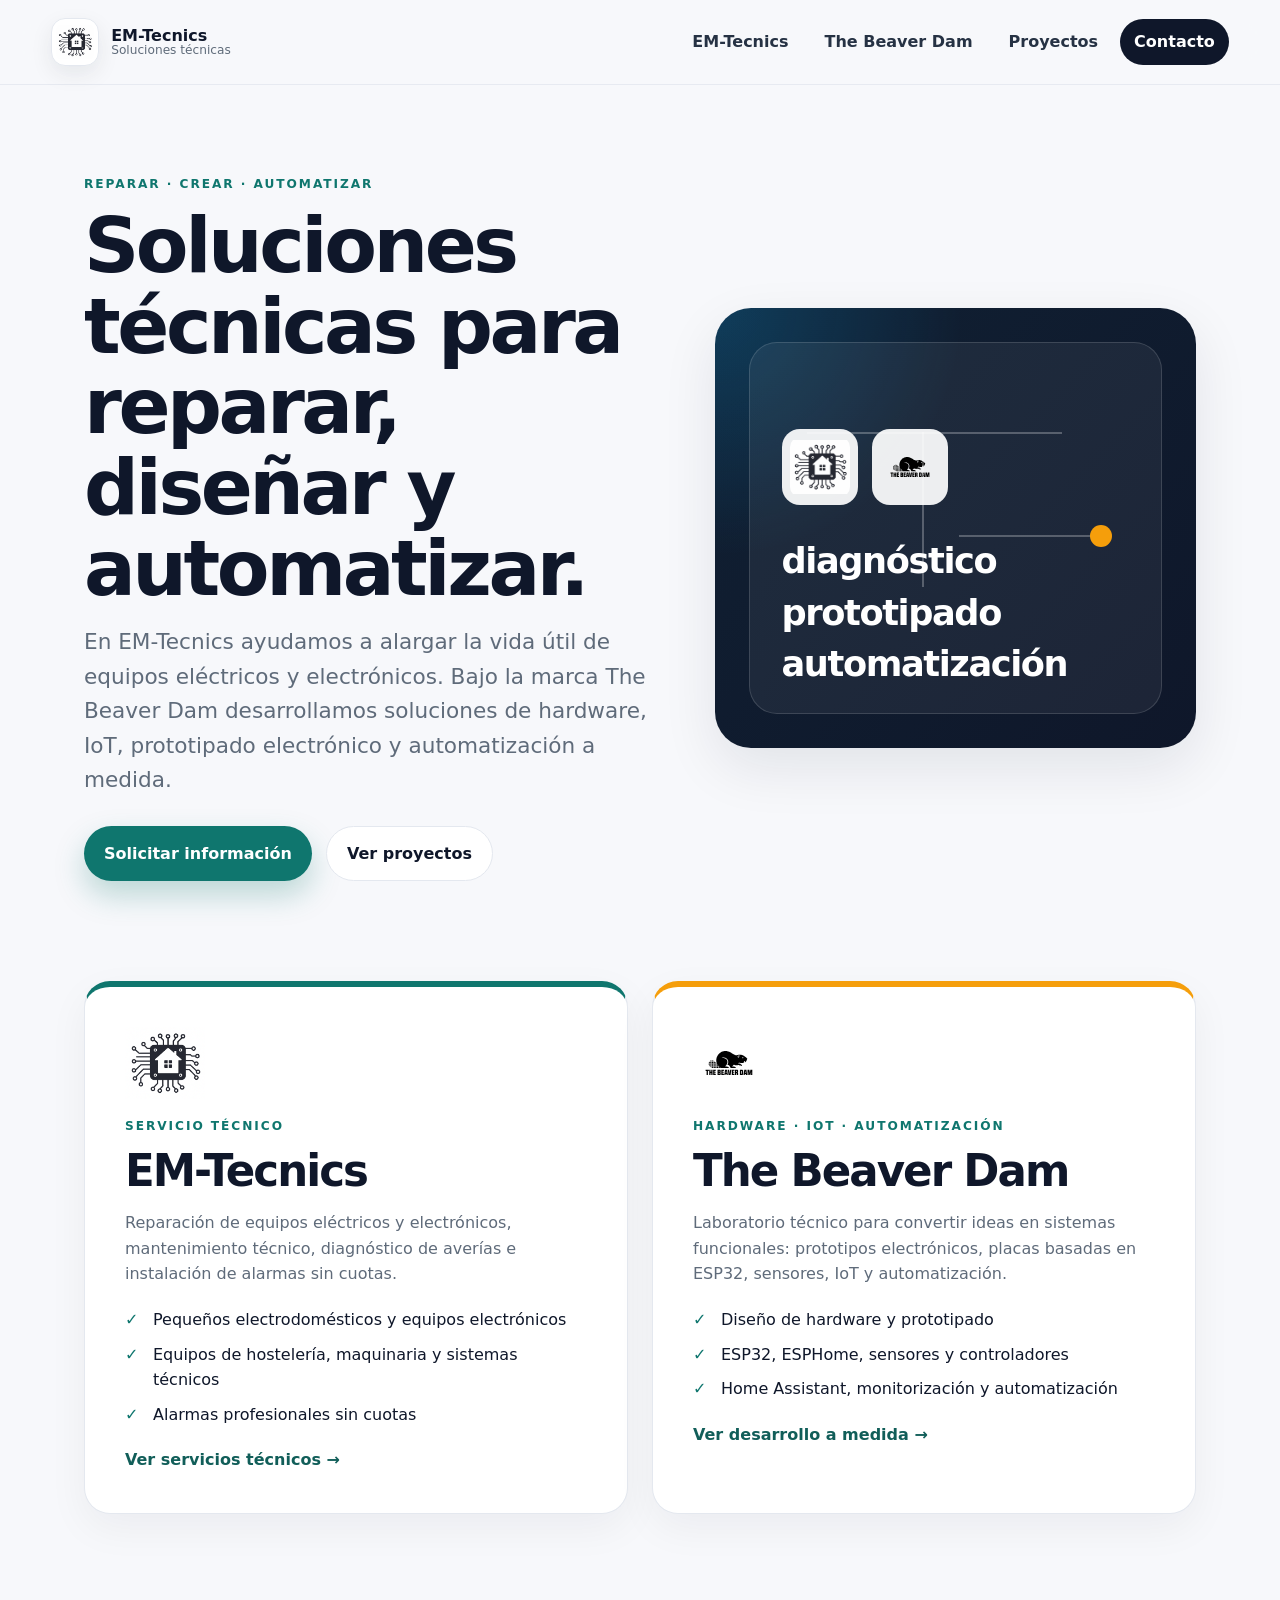
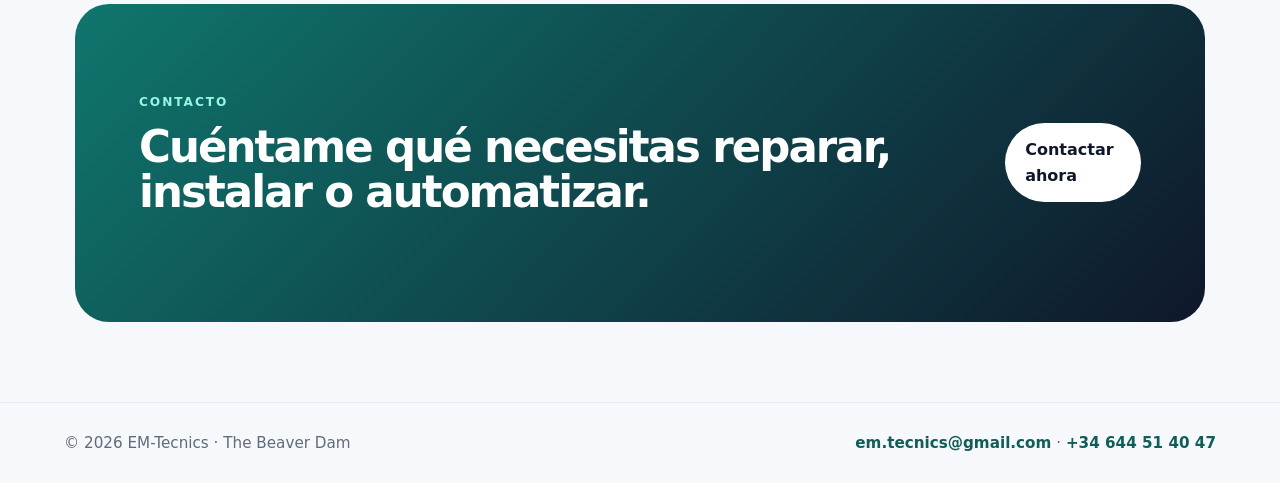
<file: index.html>
<!doctype html>
<html lang="es">
<head>
  <meta charset="utf-8" />
  <meta name="viewport" content="width=device-width, initial-scale=1" />
  <title>EM-Tecnics | Reparación, electrónica, IoT y automatización</title>
  <meta name="description" content="EM-Tecnics ofrece reparación de equipos eléctricos y electrónicos, instalación de alarmas sin cuotas y, bajo The Beaver Dam, diseño de hardware, IoT, prototipado y automatización." />
  <meta name="theme-color" content="#0f172a" />
  <meta property="og:title" content="EM-Tecnics | Soluciones técnicas" />
  <meta property="og:description" content="Reparación, mantenimiento, alarmas, hardware, IoT y automatización a medida." />
  <meta property="og:type" content="website" />
  <link rel="icon" href="assets/favicon.svg" type="image/svg+xml" />
  <link rel="stylesheet" href="assets/styles.css" />
</head>
<body>
  <header class="site-header">
    <a class="brand" href="index.html" aria-label="Inicio EM-Tecnics">
      <img class="brand-logo" src="assets/logo-emtecnics.png" alt="EM-Tecnics">
      <span class="brand-text"><strong>EM-Tecnics</strong><small>Soluciones técnicas</small></span>
    </a>
    <button class="nav-toggle" aria-label="Abrir menú" aria-expanded="false">☰</button>
    <nav class="site-nav" aria-label="Navegación principal">
      <a href="em-tecnics.html">EM-Tecnics</a>
      <a href="the-beaver-dam.html">The Beaver Dam</a>
      <a href="proyectos.html">Proyectos</a>
      <a href="contacto.html" class="nav-cta">Contacto</a>
    </nav>
  </header>

  <main>
    <section class="hero section">
      <div class="hero-content">
        <p class="eyebrow">Reparar · Crear · Automatizar</p>
        <h1>Soluciones técnicas para reparar, diseñar y automatizar.</h1>
        <p class="hero-lead">En EM-Tecnics ayudamos a alargar la vida útil de equipos eléctricos y electrónicos. Bajo la marca The Beaver Dam desarrollamos soluciones de hardware, IoT, prototipado electrónico y automatización a medida.</p>
        <div class="hero-actions">
          <a class="button primary" href="contacto.html">Solicitar información</a>
          <a class="button secondary" href="proyectos.html">Ver proyectos</a>
        </div>
      </div>
      <div class="hero-panel" aria-hidden="true">
        <div class="circuit-card">
          <span></span><span></span><span></span><span></span>
          <div class="hero-logos"><img src="assets/logo-emtecnics.png" alt="EM-Tecnics"><img src="assets/logo-the-beaver-dam.svg" alt="The Beaver Dam"></div>
          <strong>diagnóstico</strong>
          <strong>prototipado</strong>
          <strong>automatización</strong>
        </div>
      </div>
    </section>

    <section class="section split-intro">
      <article class="business-card em">
        <div class="card-logo-row"><img src="assets/logo-emtecnics.png" alt="EM-Tecnics"></div>
        <p class="eyebrow">Servicio técnico</p>
        <h2>EM-Tecnics</h2>
        <p>Reparación de equipos eléctricos y electrónicos, mantenimiento técnico, diagnóstico de averías e instalación de alarmas sin cuotas.</p>
        <ul class="check-list">
          <li>Pequeños electrodomésticos y equipos electrónicos</li>
          <li>Equipos de hostelería, maquinaria y sistemas técnicos</li>
          <li>Alarmas profesionales sin cuotas</li>
        </ul>
        <a class="text-link" href="em-tecnics.html">Ver servicios técnicos →</a>
      </article>

      <article class="business-card beaver">
        <div class="card-logo-row"><img src="assets/logo-the-beaver-dam.svg" alt="The Beaver Dam"></div>
        <p class="eyebrow">Hardware · IoT · Automatización</p>
        <h2>The Beaver Dam</h2>
        <p>Laboratorio técnico para convertir ideas en sistemas funcionales: prototipos electrónicos, placas basadas en ESP32, sensores, IoT y automatización.</p>
        <ul class="check-list">
          <li>Diseño de hardware y prototipado</li>
          <li>ESP32, ESPHome, sensores y controladores</li>
          <li>Home Assistant, monitorización y automatización</li>
        </ul>
        <a class="text-link" href="the-beaver-dam.html">Ver desarrollo a medida →</a>
      </article>
    </section>



    <section class="section cta-band">
      <div>
        <p class="eyebrow">Contacto</p>
        <h2>Cuéntame qué necesitas reparar, instalar o automatizar.</h2>
      </div>
      <a class="button primary light" href="contacto.html">Contactar ahora</a>
    </section>
  </main>

  <footer class="site-footer">
    <p>© <span id="year"></span> EM-Tecnics · The Beaver Dam</p>
    <p><a href="mailto:em.tecnics@gmail.com">em.tecnics@gmail.com</a> · <a href="tel:+34644514047">+34 644 51 40 47</a></p>
  </footer>
  <script src="assets/main.js"></script>
</body>
</html>
</file>
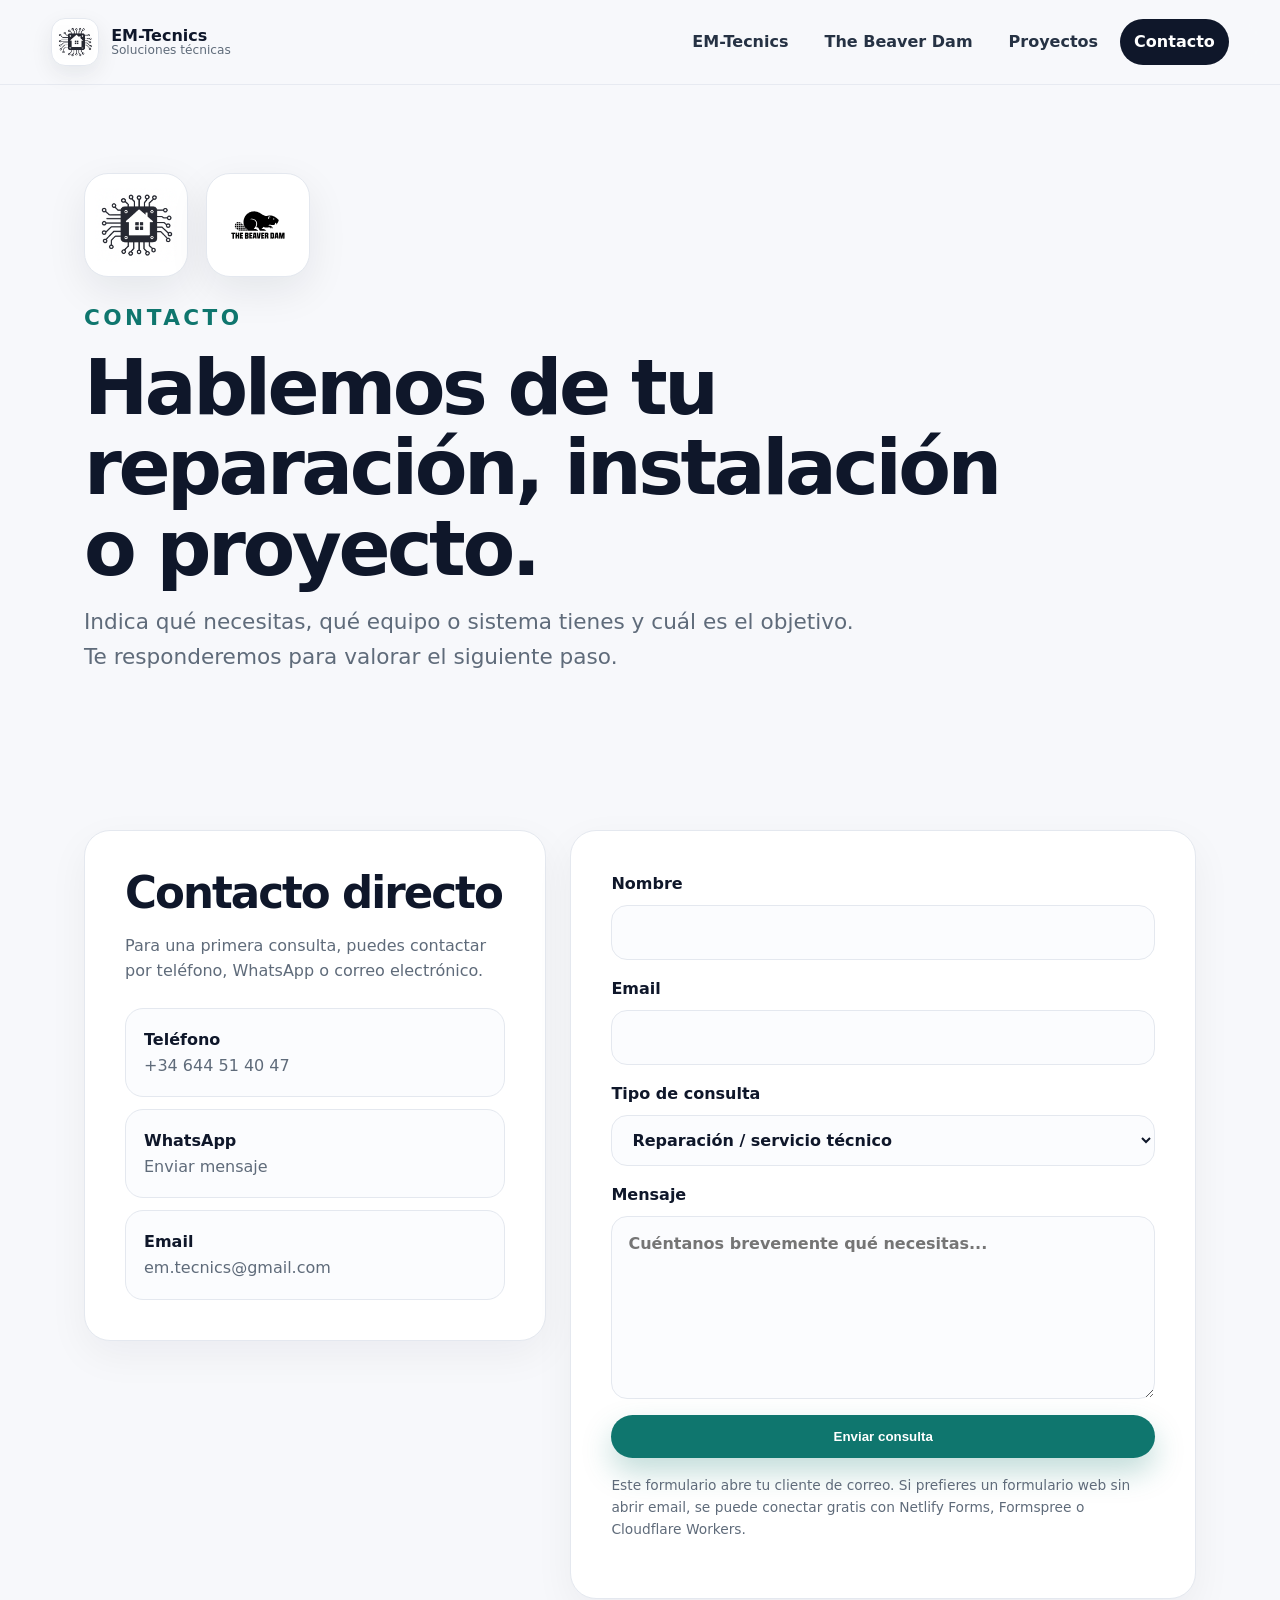
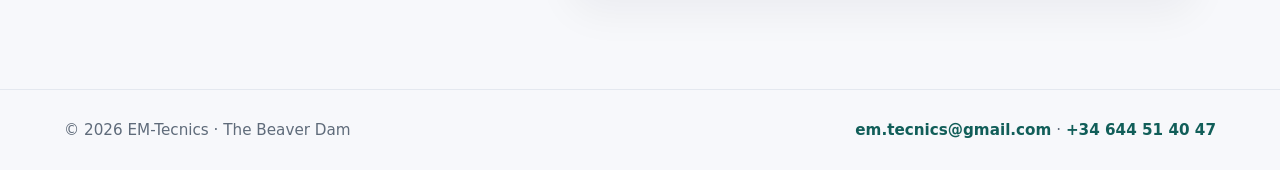
<file: contacto.html>
<!doctype html>
<html lang="es">
<head>
  <meta charset="utf-8" />
  <meta name="viewport" content="width=device-width, initial-scale=1" />
  <title>Contacto | EM-Tecnics</title>
  <meta name="description" content="Contacta con EM-Tecnics para reparación, alarmas, hardware, IoT, ESP32, ESPHome o automatización." />
  <link rel="icon" href="assets/favicon.svg" type="image/svg+xml" />
  <link rel="stylesheet" href="assets/styles.css" />
</head>
<body>
  <header class="site-header">
    <a class="brand" href="index.html"><img class="brand-logo" src="assets/logo-emtecnics.png" alt="EM-Tecnics"><span class="brand-text"><strong>EM-Tecnics</strong><small>Soluciones técnicas</small></span></a>
    <button class="nav-toggle" aria-label="Abrir menú" aria-expanded="false">☰</button>
    <nav class="site-nav"><a href="em-tecnics.html">EM-Tecnics</a><a href="the-beaver-dam.html">The Beaver Dam</a><a href="proyectos.html">Proyectos</a><a href="contacto.html" class="nav-cta">Contacto</a></nav>
  </header>
  <main>
    <section class="page-hero section compact">
      <div class="page-logo-pair"><img src="assets/logo-emtecnics.png" alt="EM-Tecnics"><img src="assets/logo-the-beaver-dam.svg" alt="The Beaver Dam"></div>
      <p class="eyebrow">Contacto</p>
      <h1>Hablemos de tu reparación, instalación o proyecto.</h1>
      <p>Indica qué necesitas, qué equipo o sistema tienes y cuál es el objetivo. Te responderemos para valorar el siguiente paso.</p>
    </section>

    <section class="section contact-layout">
      <div class="contact-card">
        <h2>Contacto directo</h2>
        <p>Para una primera consulta, puedes contactar por teléfono, WhatsApp o correo electrónico.</p>
        <div class="contact-methods">
          <a href="tel:+34644514047"><strong>Teléfono</strong><span>+34 644 51 40 47</span></a>
          <a href="https://wa.me/34644514047"><strong>WhatsApp</strong><span>Enviar mensaje</span></a>
          <a href="mailto:em.tecnics@gmail.com"><strong>Email</strong><span>em.tecnics@gmail.com</span></a>
        </div>
      </div>

      <form class="contact-form" action="mailto:em.tecnics@gmail.com" method="post" enctype="text/plain">
        <label>Nombre <input name="nombre" type="text" autocomplete="name" required /></label>
        <label>Email <input name="email" type="email" autocomplete="email" required /></label>
        <label>Tipo de consulta <select name="tipo"><option>Reparación / servicio técnico</option><option>Instalación de alarma</option><option>Hardware / prototipo</option><option>IoT / automatización</option><option>Otro</option></select></label>
        <label>Mensaje <textarea name="mensaje" rows="6" required placeholder="Cuéntanos brevemente qué necesitas..."></textarea></label>
        <button class="button primary" type="submit">Enviar consulta</button>
        <p class="form-note">Este formulario abre tu cliente de correo. Si prefieres un formulario web sin abrir email, se puede conectar gratis con Netlify Forms, Formspree o Cloudflare Workers.</p>
      </form>
    </section>
  </main>
  <footer class="site-footer"><p>© <span id="year"></span> EM-Tecnics · The Beaver Dam</p><p><a href="mailto:em.tecnics@gmail.com">em.tecnics@gmail.com</a> · <a href="tel:+34644514047">+34 644 51 40 47</a></p></footer>
  <script src="assets/main.js"></script>
</body>
</html>
</file>
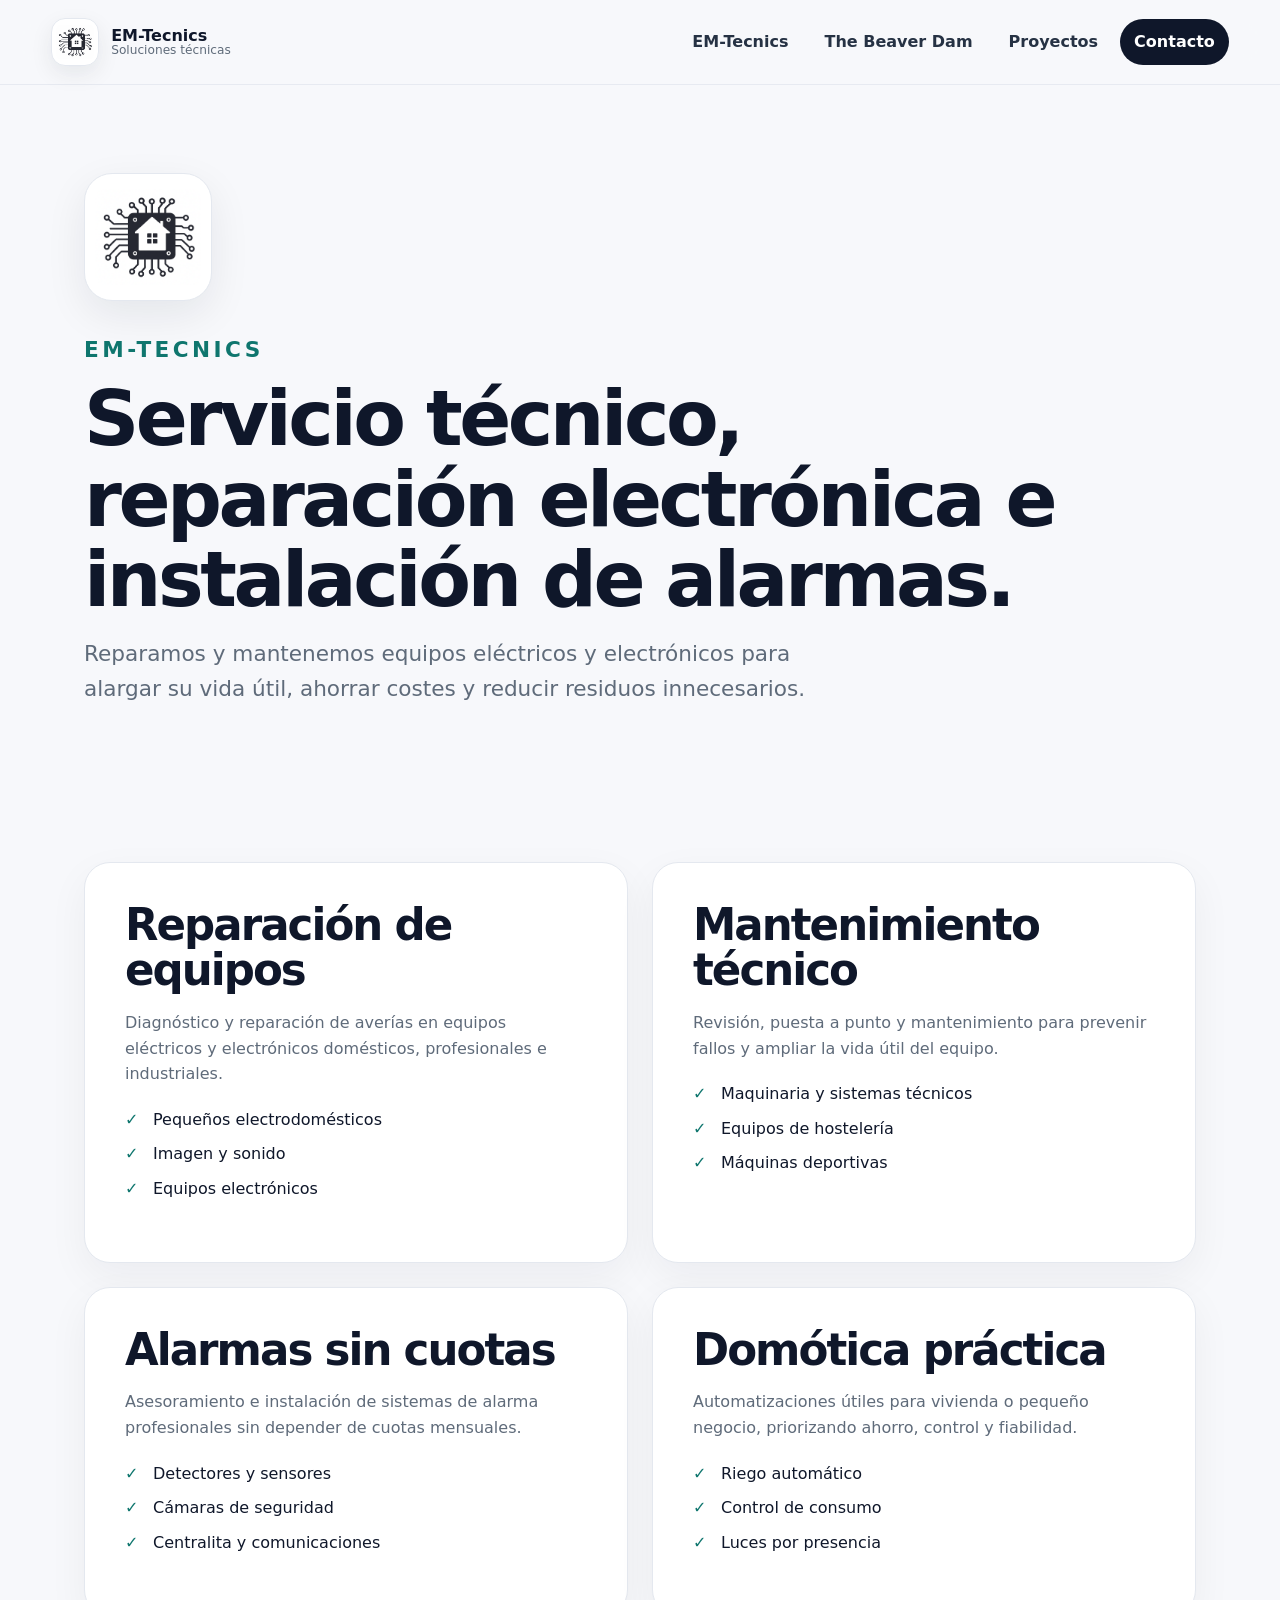
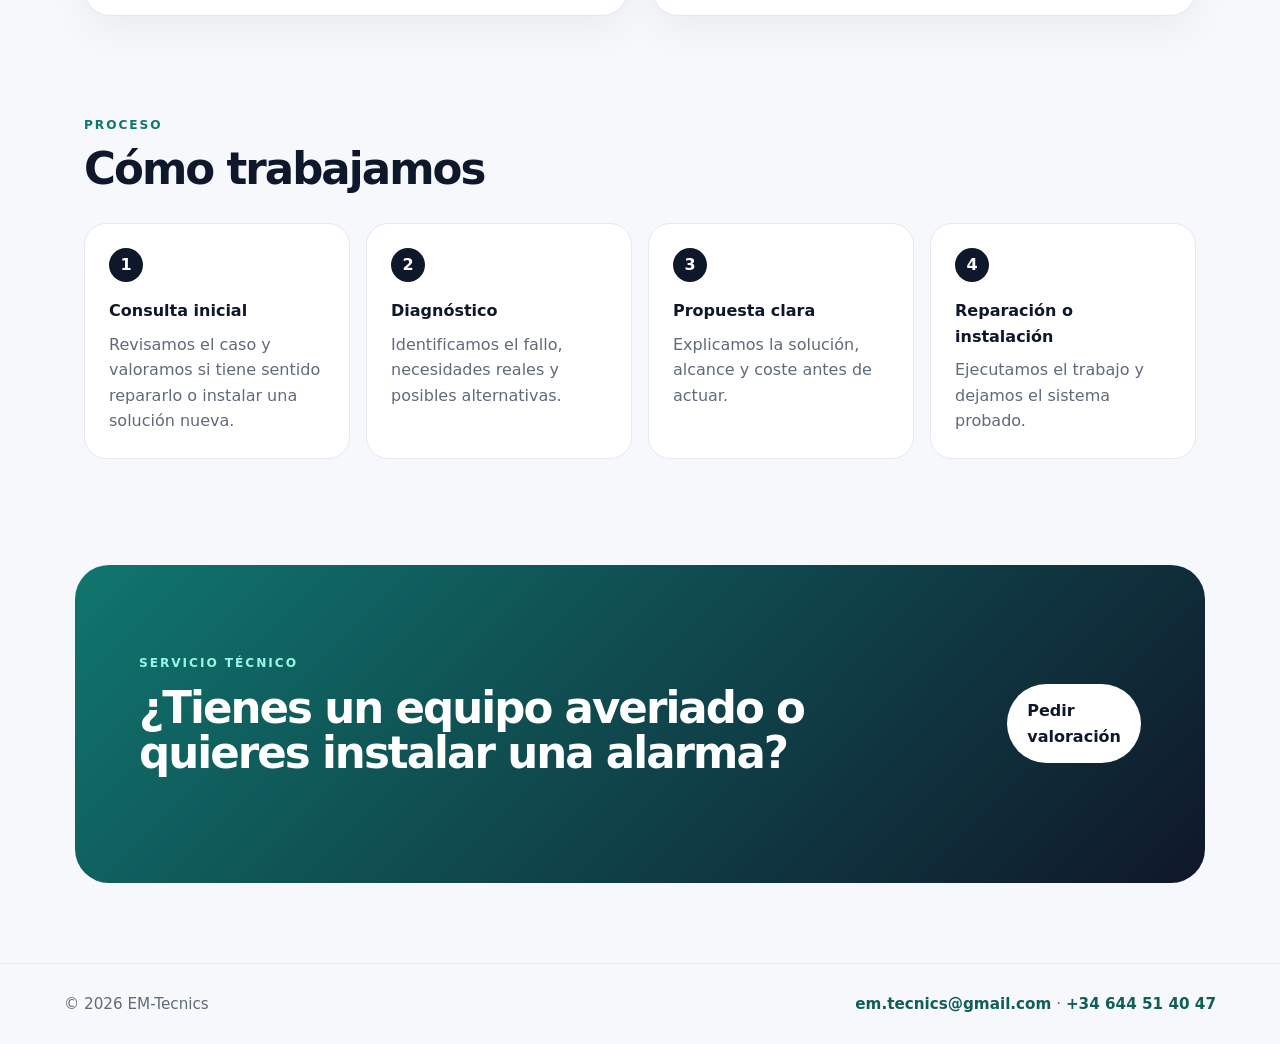
<file: em-tecnics.html>
<!doctype html>
<html lang="es">
<head>
  <meta charset="utf-8" />
  <meta name="viewport" content="width=device-width, initial-scale=1" />
  <title>EM-Tecnics | Servicio técnico, reparación y alarmas</title>
  <meta name="description" content="Reparación de equipos eléctricos y electrónicos, mantenimiento técnico e instalación de alarmas profesionales sin cuotas." />
  <link rel="icon" href="assets/favicon.svg" type="image/svg+xml" />
  <link rel="stylesheet" href="assets/styles.css" />
</head>
<body>
  <header class="site-header">
    <a class="brand" href="index.html"><img class="brand-logo" src="assets/logo-emtecnics.png" alt="EM-Tecnics"><span class="brand-text"><strong>EM-Tecnics</strong><small>Soluciones técnicas</small></span></a>
    <button class="nav-toggle" aria-label="Abrir menú" aria-expanded="false">☰</button>
    <nav class="site-nav"><a href="em-tecnics.html">EM-Tecnics</a><a href="the-beaver-dam.html">The Beaver Dam</a><a href="proyectos.html">Proyectos</a><a href="contacto.html" class="nav-cta">Contacto</a></nav>
  </header>
  <main>
    <section class="page-hero section compact">
      <img class="page-logo" src="assets/logo-emtecnics.png" alt="EM-Tecnics">
      <p class="eyebrow">EM-Tecnics</p>
      <h1>Servicio técnico, reparación electrónica e instalación de alarmas.</h1>
      <p>Reparamos y mantenemos equipos eléctricos y electrónicos para alargar su vida útil, ahorrar costes y reducir residuos innecesarios.</p>
    </section>

    <section class="section service-grid">
      <article class="service-card"><h2>Reparación de equipos</h2><p>Diagnóstico y reparación de averías en equipos eléctricos y electrónicos domésticos, profesionales e industriales.</p><ul><li>Pequeños electrodomésticos</li><li>Imagen y sonido</li><li>Equipos electrónicos</li></ul></article>
      <article class="service-card"><h2>Mantenimiento técnico</h2><p>Revisión, puesta a punto y mantenimiento para prevenir fallos y ampliar la vida útil del equipo.</p><ul><li>Maquinaria y sistemas técnicos</li><li>Equipos de hostelería</li><li>Máquinas deportivas</li></ul></article>
      <article class="service-card"><h2>Alarmas sin cuotas</h2><p>Asesoramiento e instalación de sistemas de alarma profesionales sin depender de cuotas mensuales.</p><ul><li>Detectores y sensores</li><li>Cámaras de seguridad</li><li>Centralita y comunicaciones</li></ul></article>
      <article class="service-card"><h2>Domótica práctica</h2><p>Automatizaciones útiles para vivienda o pequeño negocio, priorizando ahorro, control y fiabilidad.</p><ul><li>Riego automático</li><li>Control de consumo</li><li>Luces por presencia</li></ul></article>
    </section>

    <section class="section process">
      <div class="section-heading"><p class="eyebrow">Proceso</p><h2>Cómo trabajamos</h2></div>
      <ol class="steps"><li><strong>Consulta inicial</strong><span>Revisamos el caso y valoramos si tiene sentido repararlo o instalar una solución nueva.</span></li><li><strong>Diagnóstico</strong><span>Identificamos el fallo, necesidades reales y posibles alternativas.</span></li><li><strong>Propuesta clara</strong><span>Explicamos la solución, alcance y coste antes de actuar.</span></li><li><strong>Reparación o instalación</strong><span>Ejecutamos el trabajo y dejamos el sistema probado.</span></li></ol>
    </section>

    <section class="section cta-band"><div><p class="eyebrow">Servicio técnico</p><h2>¿Tienes un equipo averiado o quieres instalar una alarma?</h2></div><a class="button primary light" href="contacto.html">Pedir valoración</a></section>
  </main>
  <footer class="site-footer"><p>© <span id="year"></span> EM-Tecnics</p><p><a href="mailto:em.tecnics@gmail.com">em.tecnics@gmail.com</a> · <a href="tel:+34644514047">+34 644 51 40 47</a></p></footer>
  <script src="assets/main.js"></script>
</body>
</html>
</file>
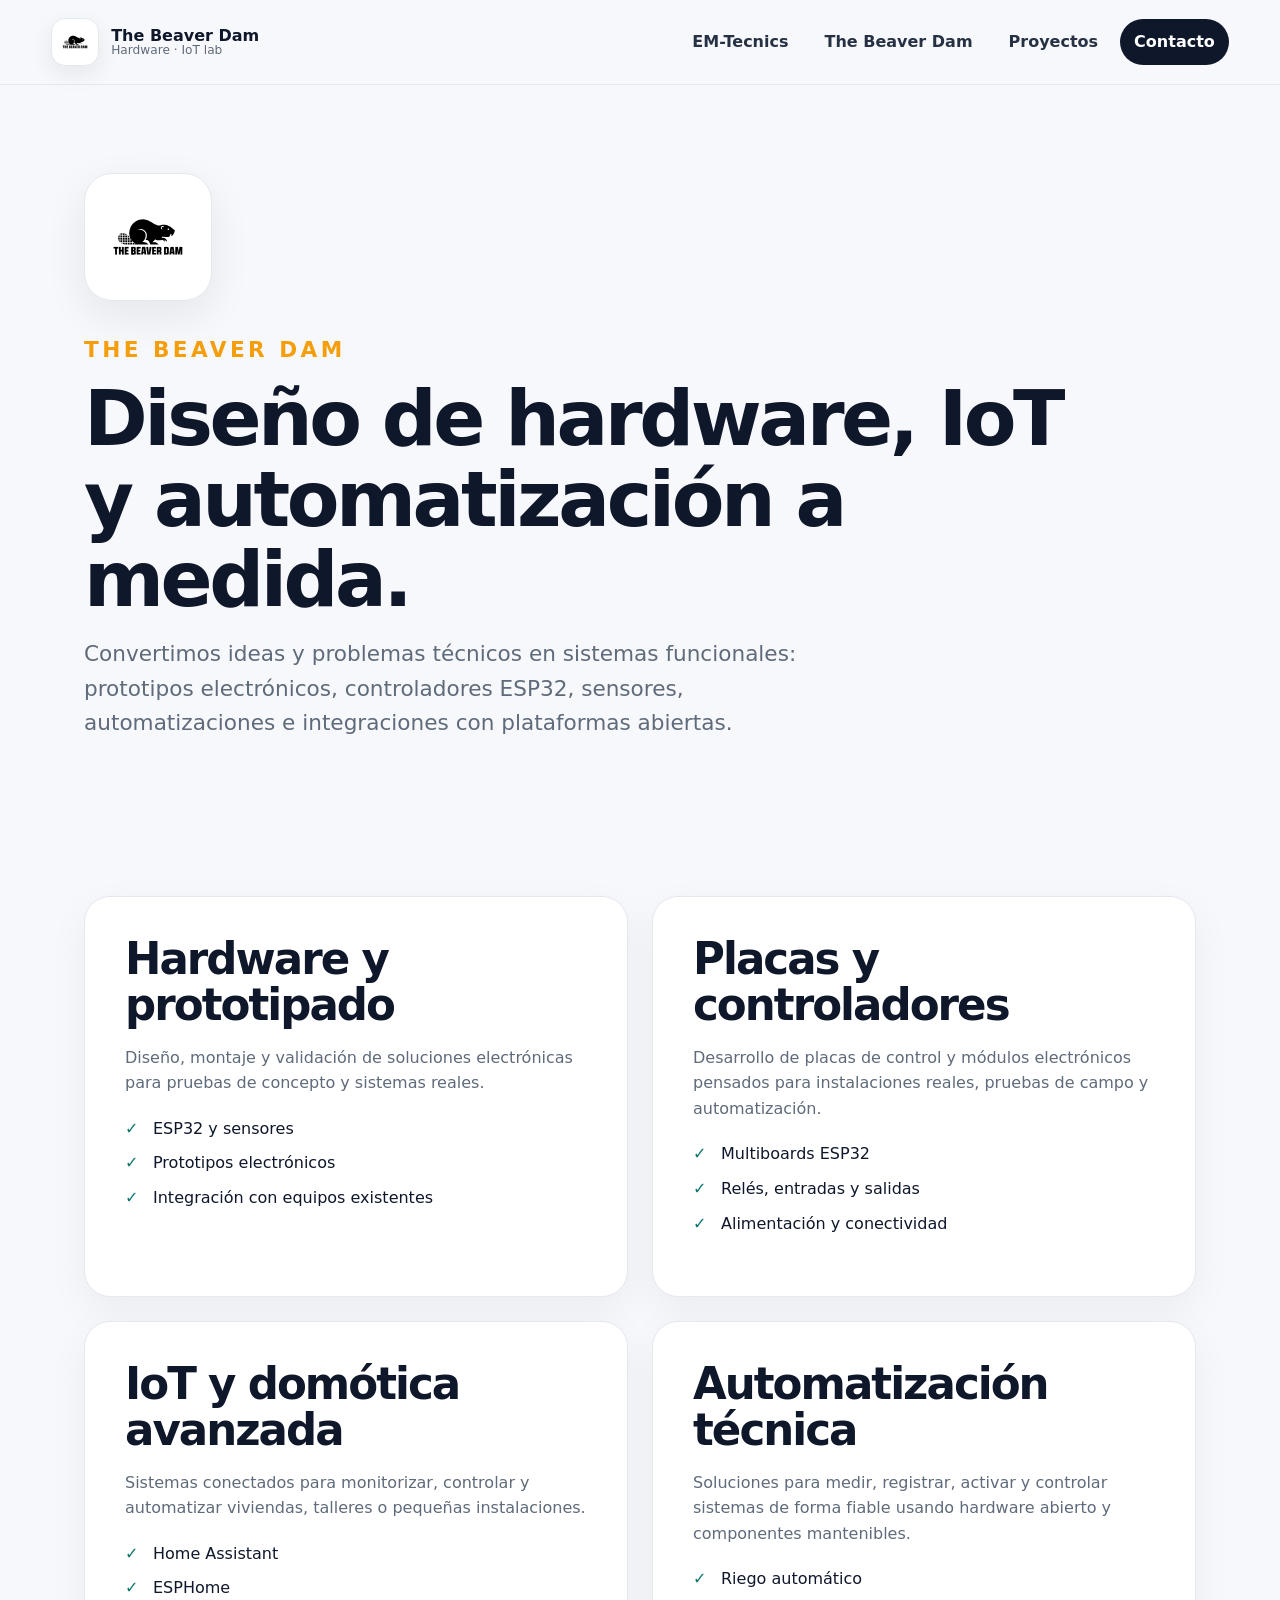
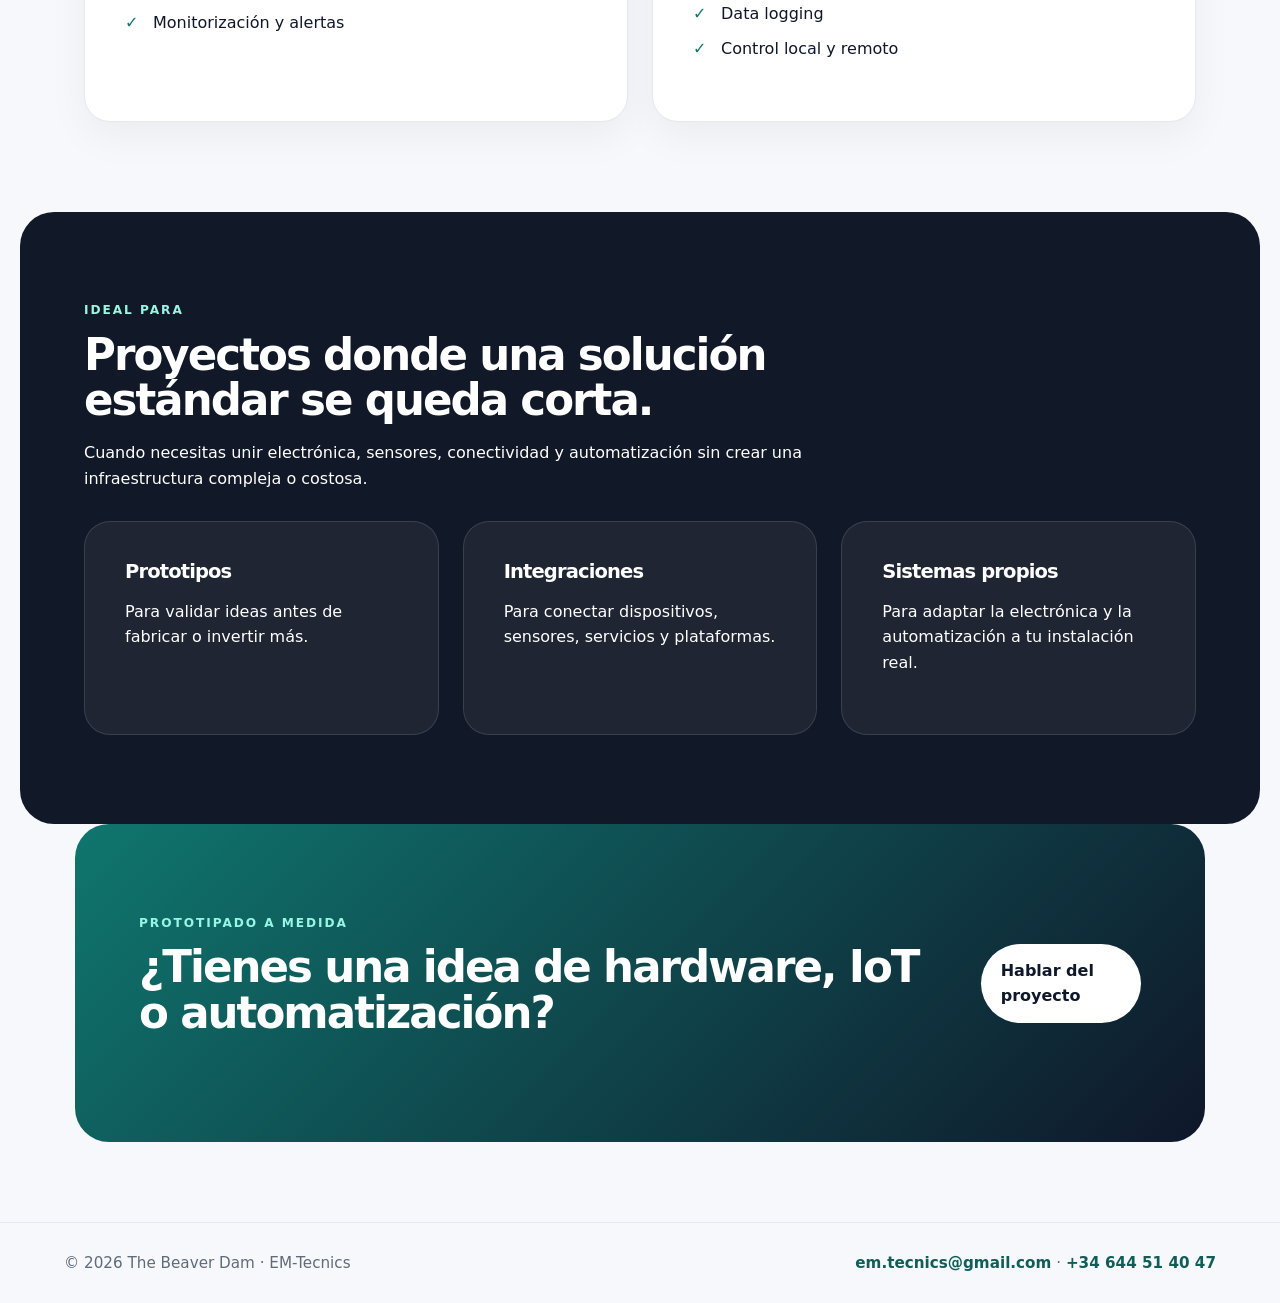
<file: the-beaver-dam.html>
<!doctype html>
<html lang="es">
<head>
  <meta charset="utf-8" />
  <meta name="viewport" content="width=device-width, initial-scale=1" />
  <title>The Beaver Dam | Hardware, IoT y automatización</title>
  <meta name="description" content="Diseño de hardware a medida, prototipado electrónico, IoT, Home Assistant, ESPHome, ESP32 y automatización." />
  <link rel="icon" href="assets/favicon.svg" type="image/svg+xml" />
  <link rel="stylesheet" href="assets/styles.css" />
</head>
<body>
  <header class="site-header">
    <a class="brand" href="index.html"><img class="brand-logo" src="assets/logo-the-beaver-dam.svg" alt="The Beaver Dam"><span class="brand-text"><strong>The Beaver Dam</strong><small>Hardware · IoT lab</small></span></a>
    <button class="nav-toggle" aria-label="Abrir menú" aria-expanded="false">☰</button>
    <nav class="site-nav"><a href="em-tecnics.html">EM-Tecnics</a><a href="the-beaver-dam.html">The Beaver Dam</a><a href="proyectos.html">Proyectos</a><a href="contacto.html" class="nav-cta">Contacto</a></nav>
  </header>
  <main>
    <section class="page-hero section compact beaver-hero">
      <img class="page-logo" src="assets/logo-the-beaver-dam.svg" alt="The Beaver Dam">
      <p class="eyebrow">The Beaver Dam</p>
      <h1>Diseño de hardware, IoT y automatización a medida.</h1>
      <p>Convertimos ideas y problemas técnicos en sistemas funcionales: prototipos electrónicos, controladores ESP32, sensores, automatizaciones e integraciones con plataformas abiertas.</p>
    </section>

    <section class="section service-grid">
      <article class="service-card"><h2>Hardware y prototipado</h2><p>Diseño, montaje y validación de soluciones electrónicas para pruebas de concepto y sistemas reales.</p><ul><li>ESP32 y sensores</li><li>Prototipos electrónicos</li><li>Integración con equipos existentes</li></ul></article>
      <article class="service-card"><h2>Placas y controladores</h2><p>Desarrollo de placas de control y módulos electrónicos pensados para instalaciones reales, pruebas de campo y automatización.</p><ul><li>Multiboards ESP32</li><li>Relés, entradas y salidas</li><li>Alimentación y conectividad</li></ul></article>
      <article class="service-card"><h2>IoT y domótica avanzada</h2><p>Sistemas conectados para monitorizar, controlar y automatizar viviendas, talleres o pequeñas instalaciones.</p><ul><li>Home Assistant</li><li>ESPHome</li><li>Monitorización y alertas</li></ul></article>
      <article class="service-card"><h2>Automatización técnica</h2><p>Soluciones para medir, registrar, activar y controlar sistemas de forma fiable usando hardware abierto y componentes mantenibles.</p><ul><li>Riego automático</li><li>Data logging</li><li>Control local y remoto</li></ul></article>
    </section>

    <section class="section dark-panel">
      <div class="section-heading"><p class="eyebrow">Ideal para</p><h2>Proyectos donde una solución estándar se queda corta.</h2><p>Cuando necesitas unir electrónica, sensores, conectividad y automatización sin crear una infraestructura compleja o costosa.</p></div>
      <div class="features-grid"><article><h3>Prototipos</h3><p>Para validar ideas antes de fabricar o invertir más.</p></article><article><h3>Integraciones</h3><p>Para conectar dispositivos, sensores, servicios y plataformas.</p></article><article><h3>Sistemas propios</h3><p>Para adaptar la electrónica y la automatización a tu instalación real.</p></article></div>
    </section>

    <section class="section cta-band"><div><p class="eyebrow">Prototipado a medida</p><h2>¿Tienes una idea de hardware, IoT o automatización?</h2></div><a class="button primary light" href="contacto.html">Hablar del proyecto</a></section>
  </main>
  <footer class="site-footer"><p>© <span id="year"></span> The Beaver Dam · EM-Tecnics</p><p><a href="mailto:em.tecnics@gmail.com">em.tecnics@gmail.com</a> · <a href="tel:+34644514047">+34 644 51 40 47</a></p></footer>
  <script src="assets/main.js"></script>
</body>
</html>
</file>
<file: assets/styles.css>
:root {
  --bg: #f7f8fb;
  --surface: #ffffff;
  --ink: #0f172a;
  --muted: #5f6b7a;
  --line: #e4e8ef;
  --brand: #0f766e;
  --brand-dark: #115e59;
  --accent: #f59e0b;
  --beaver: #7c2d12;
  --shadow: 0 20px 55px rgba(15, 23, 42, .09);
  --radius: 26px;
}
* { box-sizing: border-box; }
html { scroll-behavior: smooth; }
body { margin: 0; font-family: Inter, ui-sans-serif, system-ui, -apple-system, BlinkMacSystemFont, "Segoe UI", sans-serif; background: var(--bg); color: var(--ink); line-height: 1.6; }
a { color: inherit; text-decoration: none; }
.site-header { position: sticky; top: 0; z-index: 20; display: flex; align-items: center; justify-content: space-between; gap: 24px; padding: 18px clamp(18px, 4vw, 64px); background: rgba(247, 248, 251, .86); backdrop-filter: blur(18px); border-bottom: 1px solid rgba(228,232,239,.8); }
.brand { display: flex; align-items: center; gap: 12px; min-width: max-content; }
.brand-mark { display: grid; place-items: center; width: 44px; height: 44px; border-radius: 14px; color: white; background: linear-gradient(135deg, var(--brand), #0ea5e9); font-weight: 900; letter-spacing: -.05em; }
.beaver-mark { background: linear-gradient(135deg, var(--beaver), var(--accent)); }
.brand-text { display: grid; line-height: 1.1; }
.brand-text small { color: var(--muted); font-size: .76rem; }
.site-nav { display: flex; align-items: center; gap: 8px; }
.site-nav a { padding: 10px 14px; border-radius: 999px; color: #263244; font-weight: 650; }
.site-nav a:hover { background: #eaf1f5; }
.nav-cta { background: var(--ink) !important; color: white !important; }
.nav-toggle { display: none; border: 0; background: var(--ink); color: white; border-radius: 12px; padding: 10px 13px; font-size: 1.1rem; }
.section { padding: clamp(54px, 7vw, 96px) clamp(18px, 5vw, 72px); max-width: 1240px; margin: 0 auto; }
.hero { display: grid; grid-template-columns: minmax(0, 1.1fr) minmax(300px, .9fr); align-items: center; gap: 42px; min-height: 78vh; }
.eyebrow { margin: 0 0 12px; text-transform: uppercase; letter-spacing: .16em; color: var(--brand); font-size: .76rem; font-weight: 900; }
h1, h2, h3 { line-height: 1.05; letter-spacing: -.045em; margin: 0 0 16px; }
h1 { font-size: clamp(2.55rem, 6vw, 5.65rem); max-width: 980px; }
h2 { font-size: clamp(1.85rem, 3.4vw, 3.25rem); }
h3 { font-size: 1.22rem; }
p { color: var(--muted); margin: 0 0 18px; }
.hero-lead, .page-hero p { font-size: clamp(1.05rem, 1.8vw, 1.35rem); max-width: 780px; }
.hero-actions { display: flex; flex-wrap: wrap; gap: 14px; margin-top: 28px; }
.button { display: inline-flex; align-items: center; justify-content: center; border: 0; border-radius: 999px; padding: 14px 20px; font-weight: 850; cursor: pointer; transition: transform .2s ease, box-shadow .2s ease; }
.button:hover { transform: translateY(-2px); }
.primary { background: var(--brand); color: white; box-shadow: 0 14px 30px rgba(15, 118, 110, .26); }
.secondary { background: white; color: var(--ink); border: 1px solid var(--line); }
.light { background: white; color: var(--ink); box-shadow: none; }
.hero-panel { min-height: 440px; border-radius: 36px; background: radial-gradient(circle at top left, rgba(14,165,233,.22), transparent 38%), linear-gradient(135deg, #102033, #0f172a); box-shadow: var(--shadow); position: relative; overflow: hidden; }
.circuit-card { position: absolute; inset: 34px; border: 1px solid rgba(255,255,255,.14); border-radius: 28px; background: rgba(255,255,255,.06); display: grid; align-content: end; gap: 16px; padding: 32px; color: white; }
.circuit-card span { position: absolute; background: rgba(255,255,255,.26); }
.circuit-card span:nth-child(1) { width: 62%; height: 2px; top: 24%; left: 14%; }
.circuit-card span:nth-child(2) { width: 2px; height: 42%; top: 24%; left: 42%; }
.circuit-card span:nth-child(3) { width: 35%; height: 2px; top: 52%; right: 14%; }
.circuit-card span:nth-child(4) { width: 22px; height: 22px; border-radius: 50%; top: calc(52% - 10px); right: 12%; background: var(--accent); }
.circuit-card strong { font-size: clamp(1.35rem, 3vw, 2.2rem); line-height: 1; letter-spacing: -.04em; }
.split-intro, .service-grid, .features-grid, .projects-grid, .contact-layout { display: grid; gap: 24px; }
.split-intro { grid-template-columns: repeat(2, minmax(0, 1fr)); padding-top: 10px; }
.business-card, .service-card, .project-card, .contact-card, .contact-form, .features-grid article { background: var(--surface); border: 1px solid var(--line); border-radius: var(--radius); padding: clamp(24px, 4vw, 40px); box-shadow: 0 14px 40px rgba(15,23,42,.05); }
.business-card.em { border-top: 6px solid var(--brand); }
.business-card.beaver { border-top: 6px solid var(--accent); }
.check-list, .service-card ul { padding-left: 0; list-style: none; margin: 20px 0; color: var(--ink); }
.check-list li, .service-card li { margin: 9px 0; padding-left: 28px; position: relative; }
.check-list li::before, .service-card li::before { content: "✓"; position: absolute; left: 0; color: var(--brand); font-weight: 900; }
.text-link { color: var(--brand-dark); font-weight: 900; }
.section-heading { max-width: 780px; margin-bottom: 30px; }
.features-grid { grid-template-columns: repeat(3, minmax(0, 1fr)); }
.cta-band { max-width: 1130px; background: linear-gradient(135deg, var(--brand), #0f172a); color: white; border-radius: 34px; display: flex; align-items: center; justify-content: space-between; gap: 28px; margin-bottom: 80px; }
.cta-band p, .cta-band h2, .dark-panel p, .dark-panel h2, .dark-panel h3 { color: white; }
.cta-band .eyebrow, .dark-panel .eyebrow { color: #99f6e4; }
.page-hero.compact { padding-top: 88px; padding-bottom: 48px; }
.beaver-hero .eyebrow { color: var(--accent); }
.service-grid { grid-template-columns: repeat(2, minmax(0, 1fr)); }
.process { padding-top: 10px; }
.steps { display: grid; grid-template-columns: repeat(4, minmax(0, 1fr)); gap: 16px; padding: 0; list-style: none; counter-reset: step; }
.steps li { background: white; border: 1px solid var(--line); border-radius: 22px; padding: 24px; counter-increment: step; }
.steps li::before { content: counter(step); display: grid; place-items: center; width: 34px; height: 34px; border-radius: 50%; background: var(--ink); color: white; font-weight: 900; margin-bottom: 16px; }
.steps span { display: block; color: var(--muted); margin-top: 8px; }
.dark-panel { background: #111827; border-radius: 34px; color: white; }
.dark-panel .features-grid article { background: rgba(255,255,255,.06); border-color: rgba(255,255,255,.12); box-shadow: none; }
.projects-grid { grid-template-columns: repeat(3, minmax(0, 1fr)); }
.tag { display: inline-flex; margin-bottom: 20px; padding: 6px 12px; border-radius: 999px; background: #e6f4f1; color: var(--brand-dark); font-size: .78rem; font-weight: 900; }
.contact-layout { grid-template-columns: .85fr 1.15fr; align-items: start; }
.contact-methods { display: grid; gap: 12px; margin-top: 24px; }
.contact-methods a { display: grid; padding: 18px; border: 1px solid var(--line); border-radius: 18px; background: #fbfcfe; }
.contact-methods span { color: var(--muted); }
.contact-form { display: grid; gap: 16px; }
label { display: grid; gap: 8px; color: var(--ink); font-weight: 800; }
input, select, textarea { width: 100%; border: 1px solid var(--line); border-radius: 16px; padding: 14px 16px; font: inherit; background: #fbfcfe; color: var(--ink); }
input:focus, select:focus, textarea:focus { outline: 3px solid rgba(15,118,110,.16); border-color: var(--brand); }
.form-note { font-size: .86rem; }
.site-footer { border-top: 1px solid var(--line); padding: 28px clamp(18px, 5vw, 72px); display: flex; flex-wrap: wrap; justify-content: space-between; gap: 12px; }
.site-footer p { margin: 0; font-size: .95rem; }
.site-footer a { color: var(--brand-dark); font-weight: 750; }
@media (max-width: 880px) {
  .nav-toggle { display: block; }
  .site-nav { display: none; position: absolute; top: 76px; left: 18px; right: 18px; flex-direction: column; align-items: stretch; background: white; border: 1px solid var(--line); border-radius: 20px; padding: 12px; box-shadow: var(--shadow); }
  .site-nav.open { display: flex; }
  .hero, .split-intro, .service-grid, .features-grid, .projects-grid, .contact-layout, .steps { grid-template-columns: 1fr; }
  .hero { min-height: auto; padding-top: 54px; }
  .hero-panel { min-height: 320px; }
  .cta-band { flex-direction: column; align-items: flex-start; }
}
@media (max-width: 520px) {
  .brand-text small { display: none; }
  .section { padding-left: 16px; padding-right: 16px; }
  .site-header { padding-left: 14px; padding-right: 14px; }
  .hero-actions .button { width: 100%; }
}

/* Logos */
.brand-logo {
  width: 48px;
  height: 48px;
  object-fit: contain;
  border-radius: 14px;
  background: white;
  padding: 4px;
  border: 1px solid var(--line);
  box-shadow: 0 8px 22px rgba(15, 23, 42, .08);
}
.card-logo-row {
  display: flex;
  align-items: center;
  min-height: 72px;
  margin-bottom: 18px;
}
.card-logo-row img {
  max-width: 118px;
  max-height: 72px;
  object-fit: contain;
}
.hero-logos {
  display: flex;
  align-items: center;
  gap: 14px;
  margin-bottom: 22px;
}
.hero-logos img {
  width: 76px;
  height: 76px;
  object-fit: contain;
  border-radius: 18px;
  background: rgba(255,255,255,.92);
  padding: 8px;
}
.page-logo {
  width: 128px;
  height: 128px;
  object-fit: contain;
  border-radius: 28px;
  background: white;
  padding: 10px;
  border: 1px solid var(--line);
  box-shadow: 0 14px 40px rgba(15,23,42,.08);
  margin-bottom: 24px;
}
.page-logo-pair {
  display: flex;
  gap: 18px;
  align-items: center;
  margin-bottom: 24px;
}
.page-logo-pair img {
  width: 104px;
  height: 104px;
  object-fit: contain;
  border-radius: 24px;
  background: white;
  padding: 10px;
  border: 1px solid var(--line);
  box-shadow: 0 14px 40px rgba(15,23,42,.08);
}
@media (max-width: 520px) {
  .brand-logo { width: 42px; height: 42px; }
  .hero-logos img { width: 60px; height: 60px; }
  .page-logo { width: 104px; height: 104px; }
  .page-logo-pair img { width: 82px; height: 82px; }
}

.project-card {
  overflow: hidden;
  padding: 0;
}
.project-image {
  display: block;
  width: 100%;
  aspect-ratio: 16 / 10;
  object-fit: contain;
  background: #fff;
  border-bottom: 1px solid var(--line);
}
.project-content {
  padding: clamp(22px, 3vw, 32px);
}
</file>
